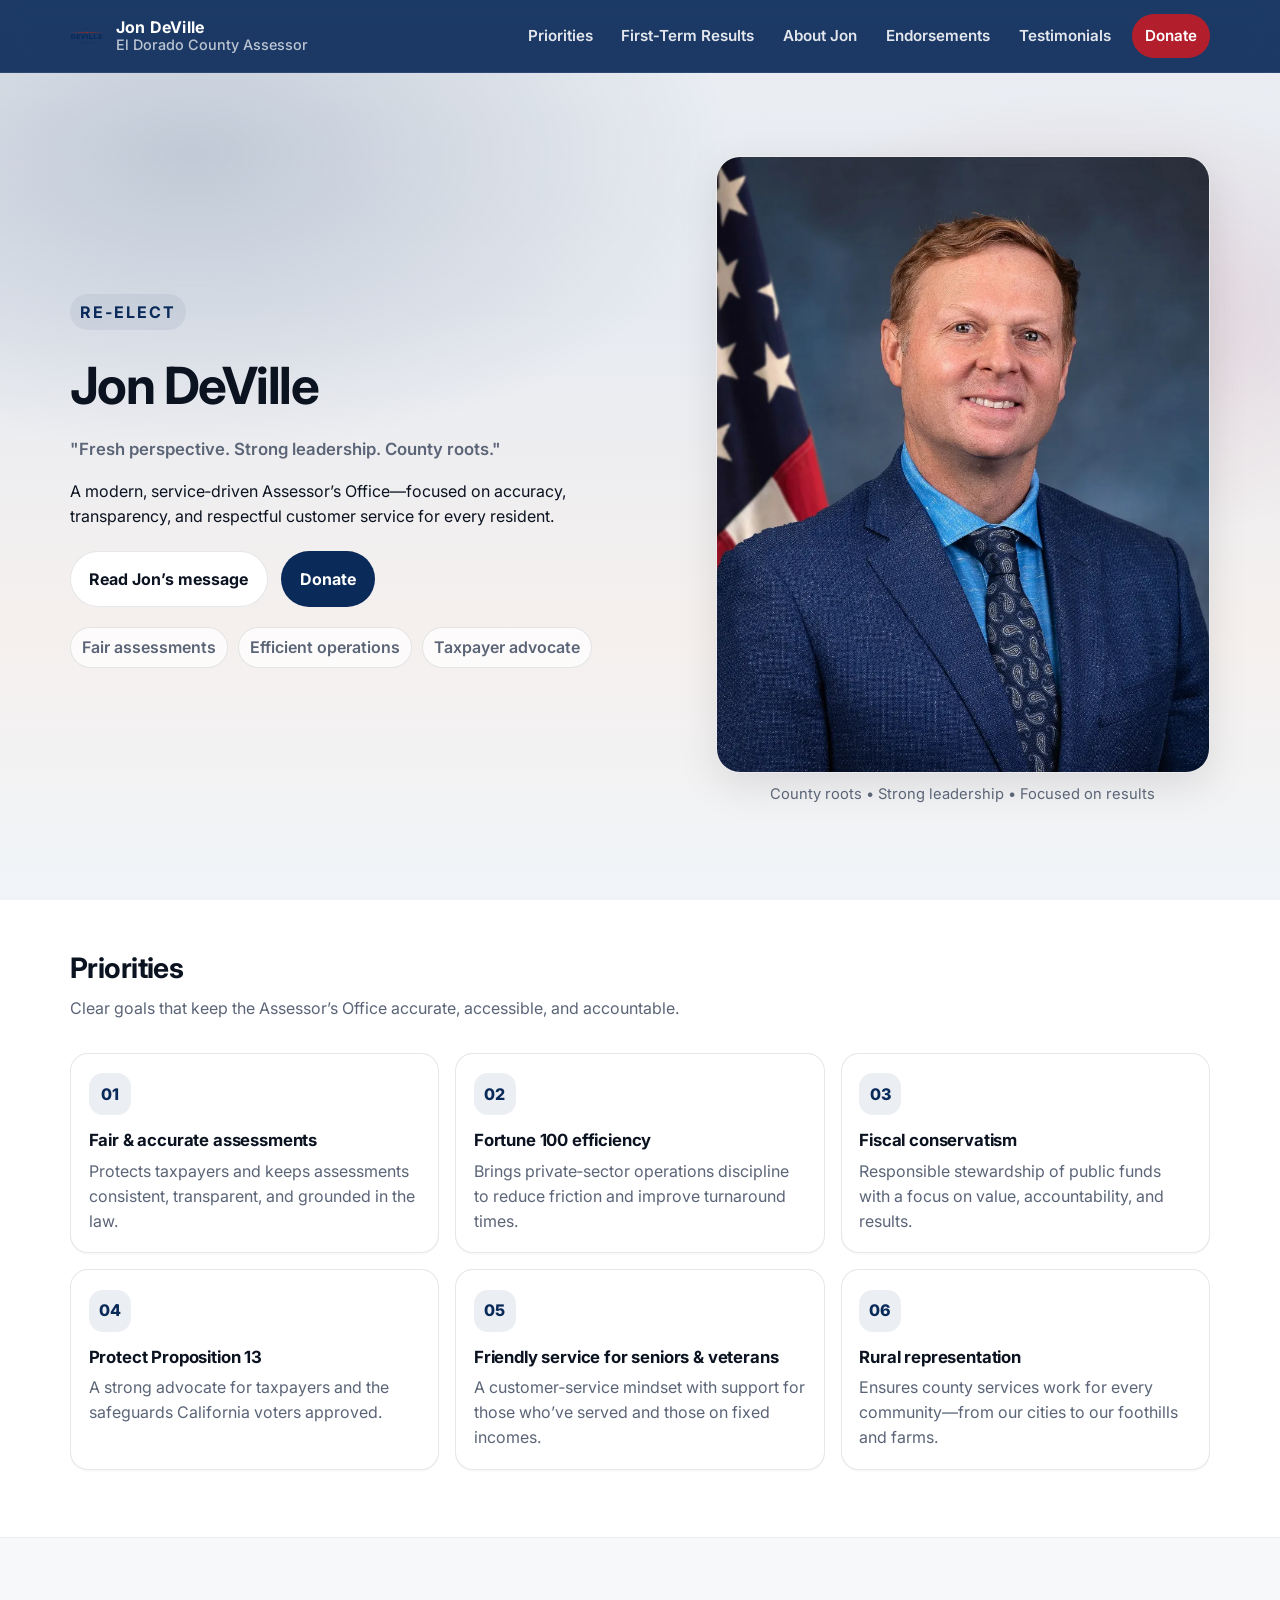
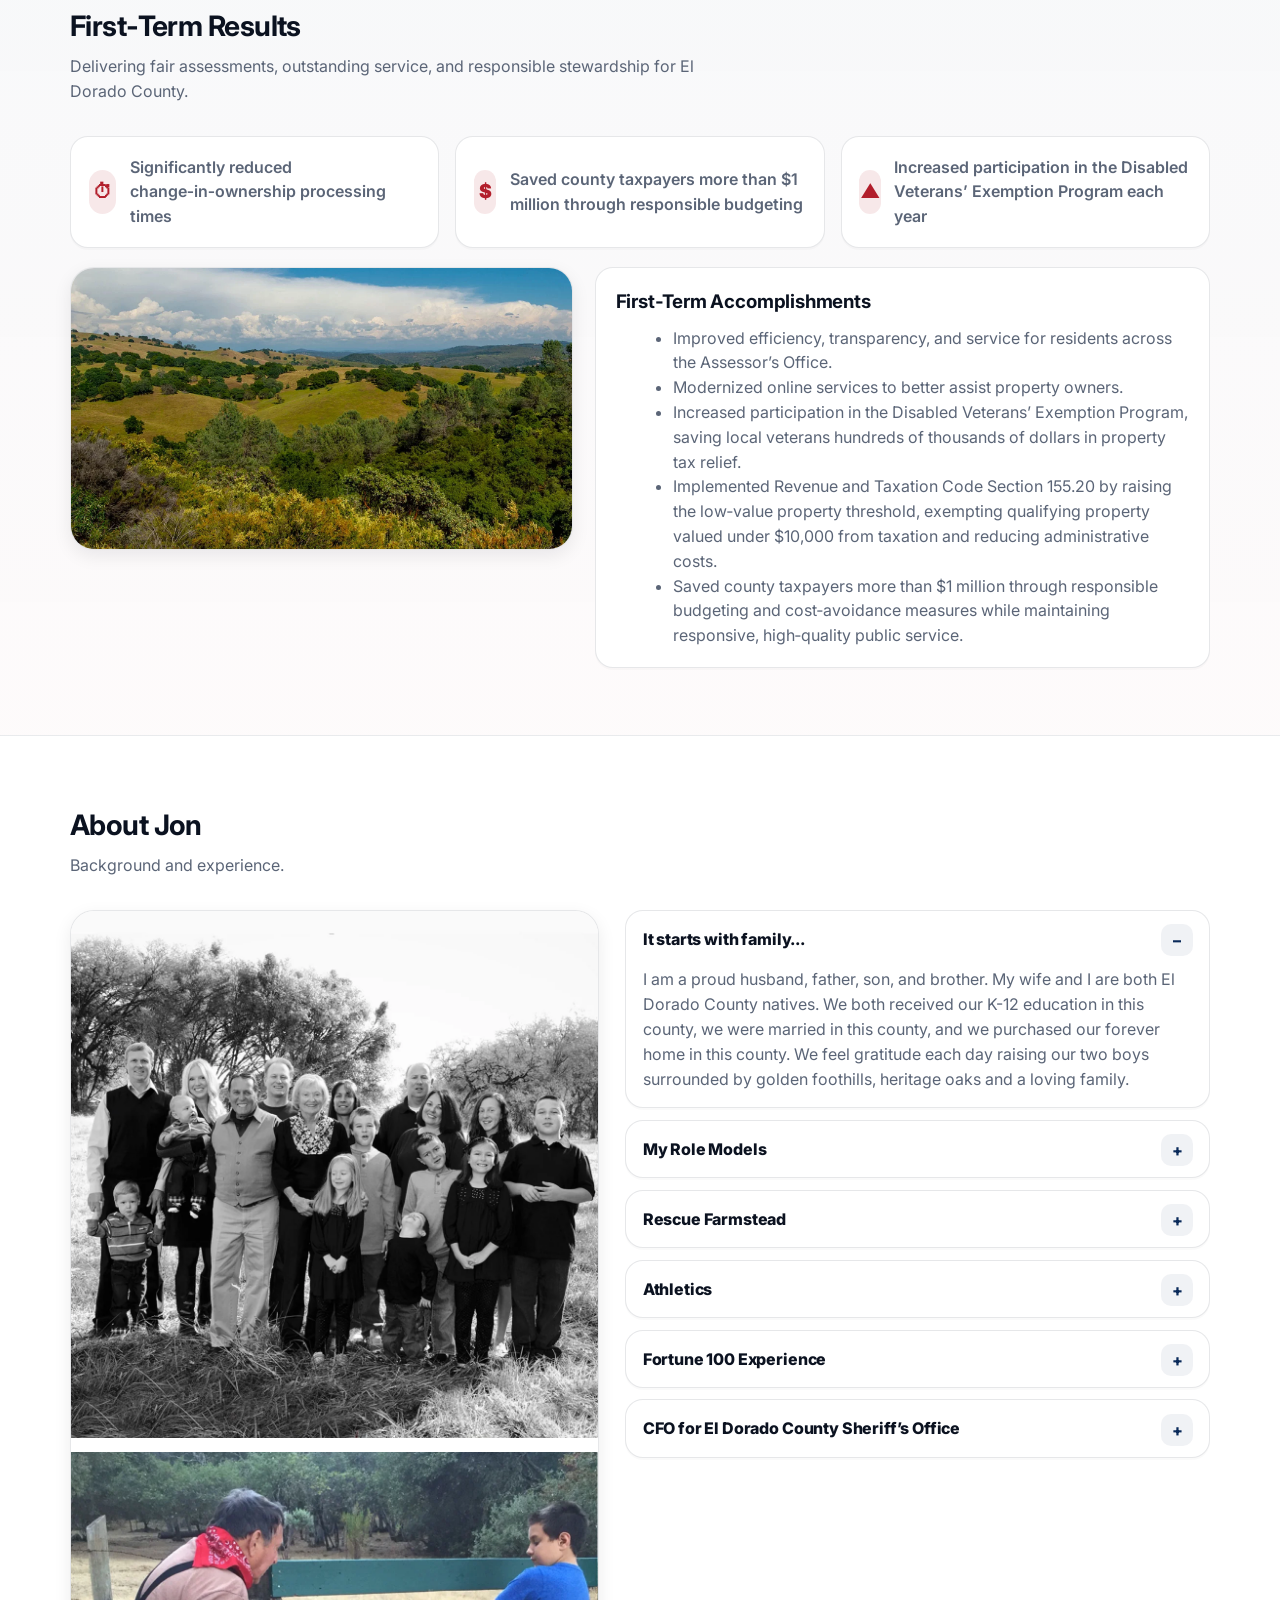
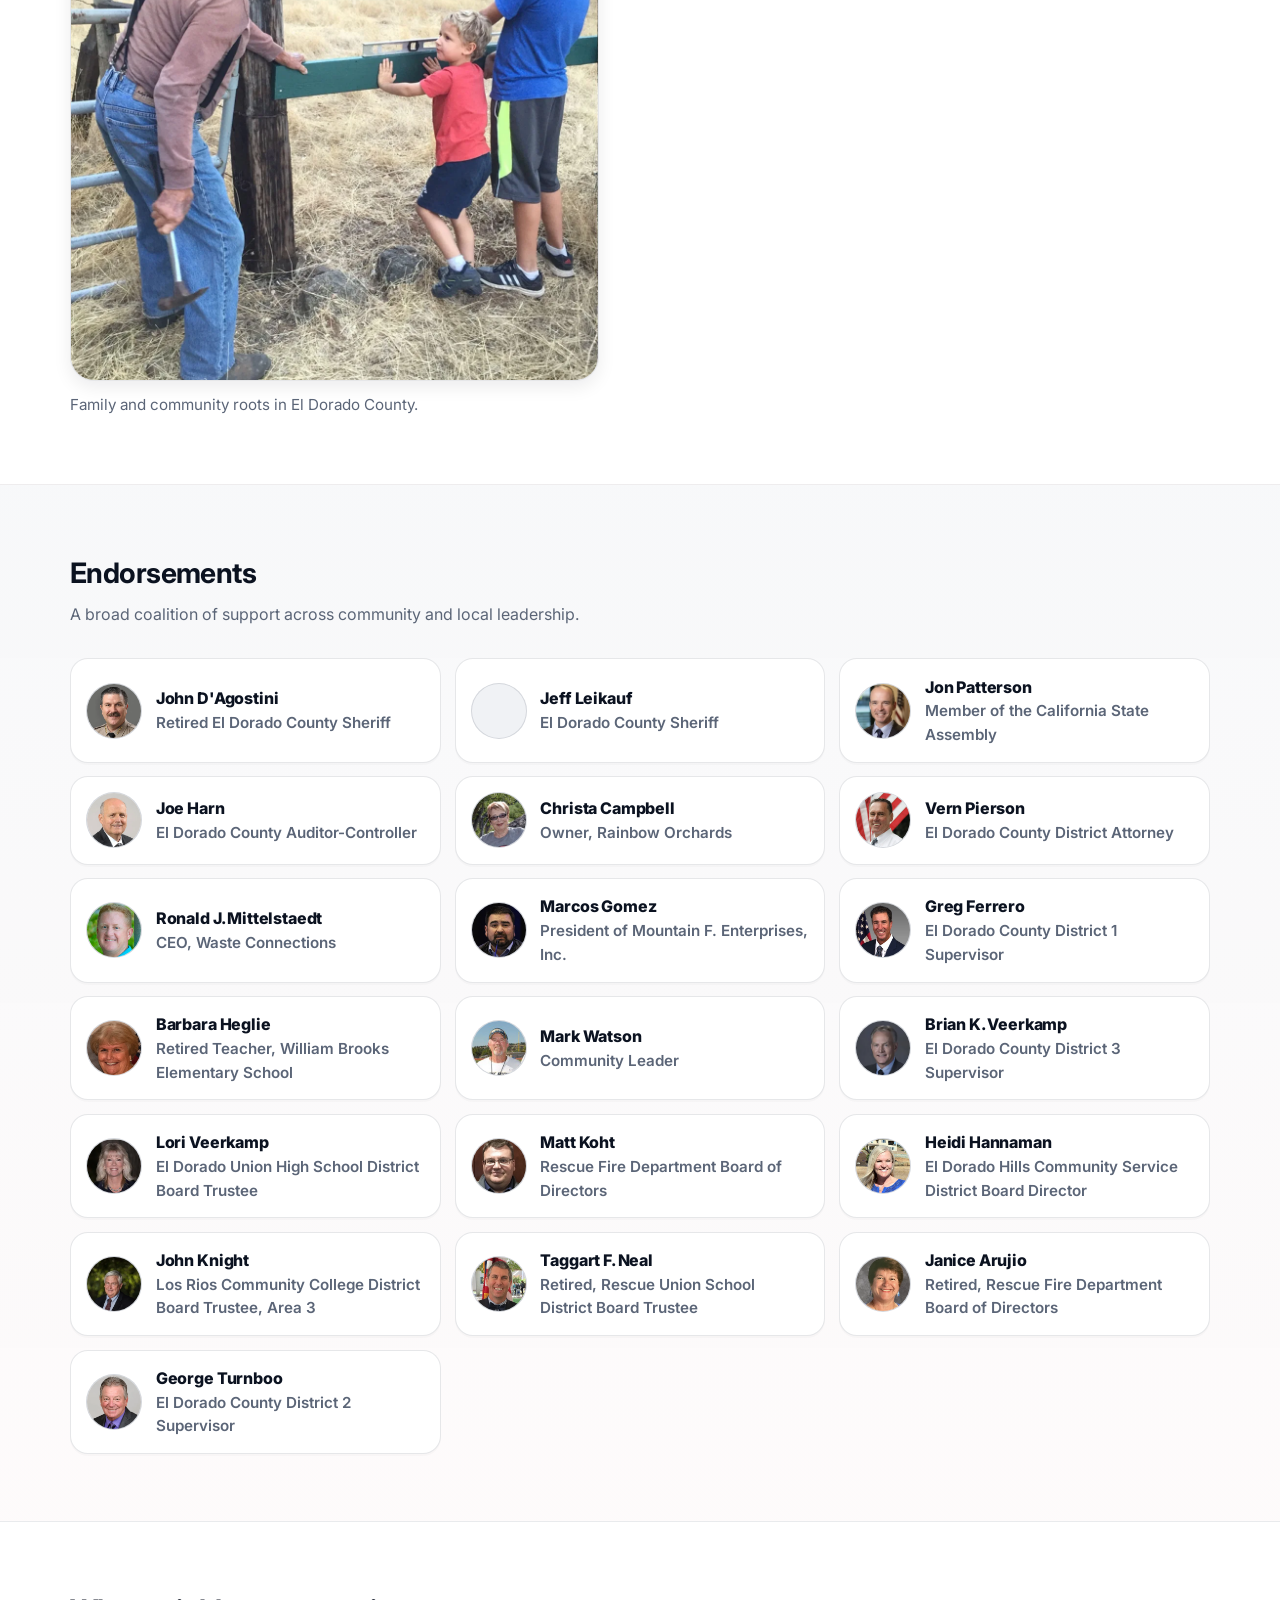
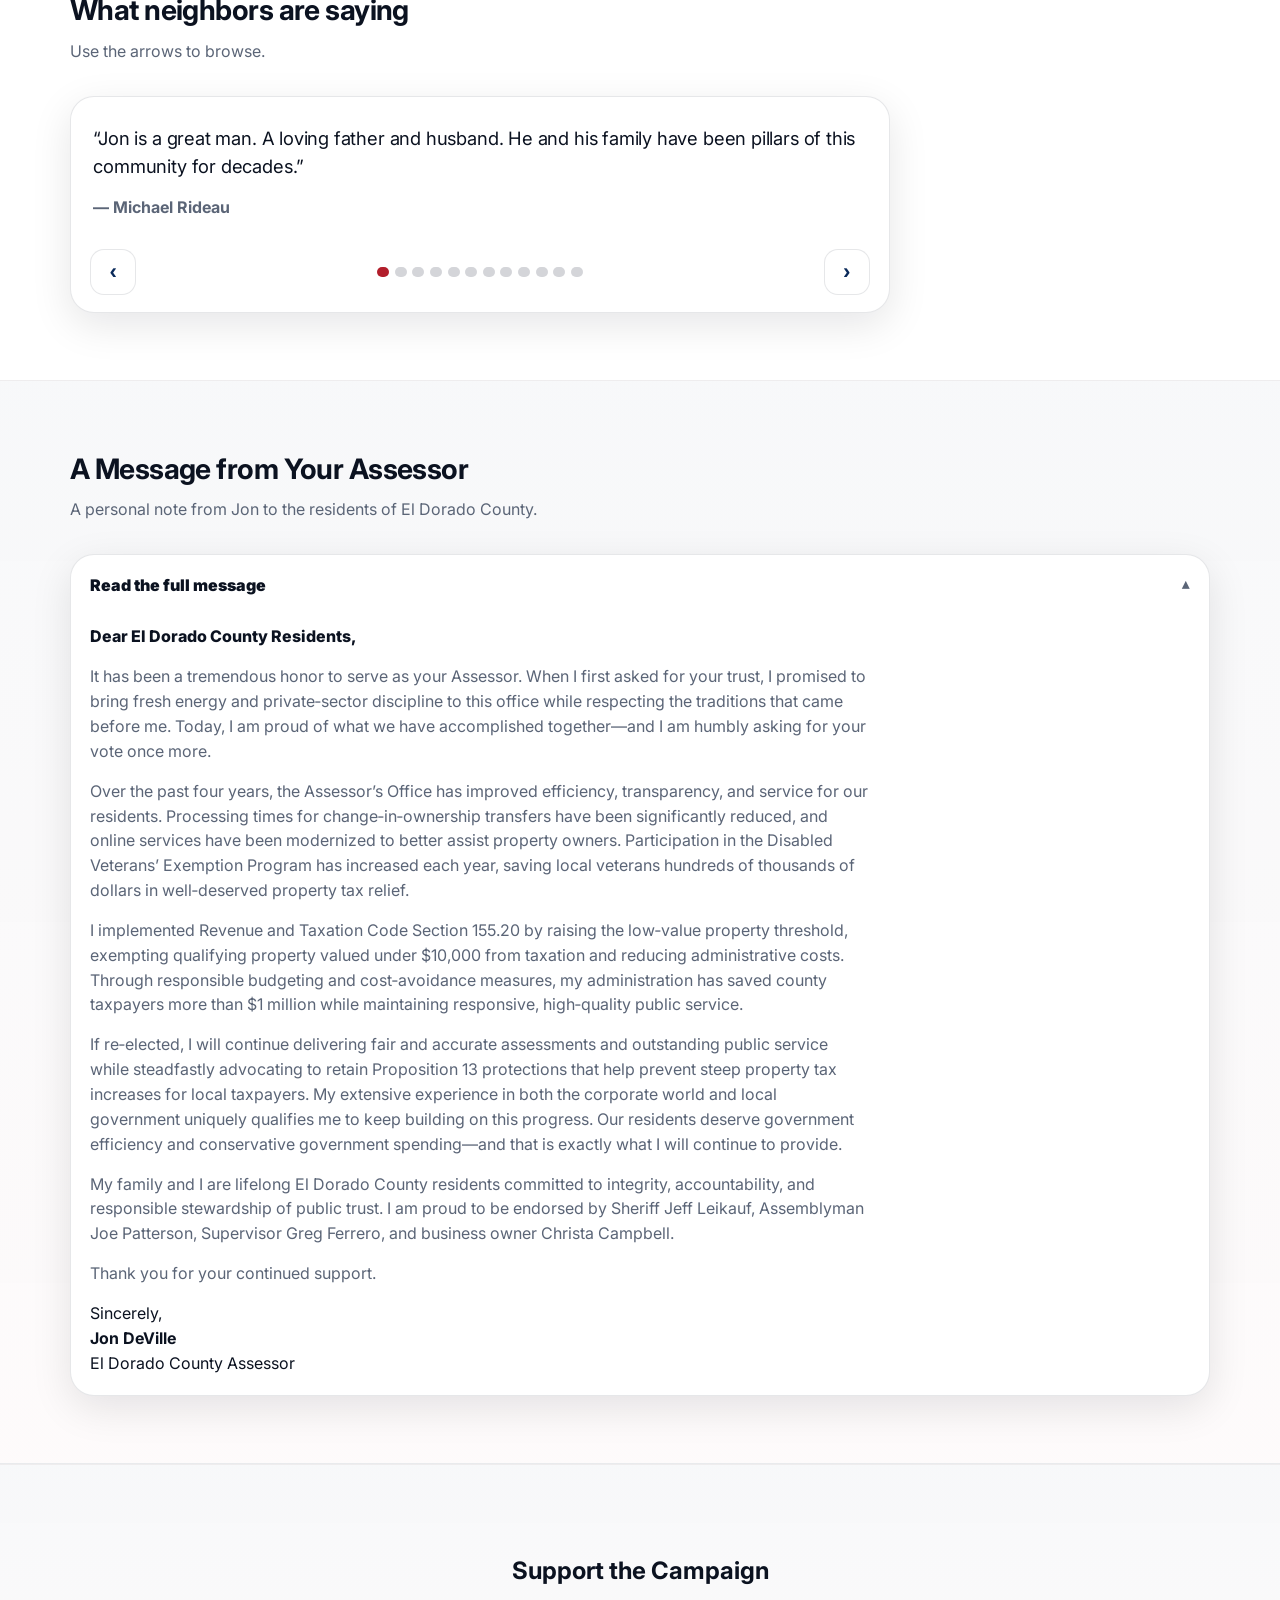
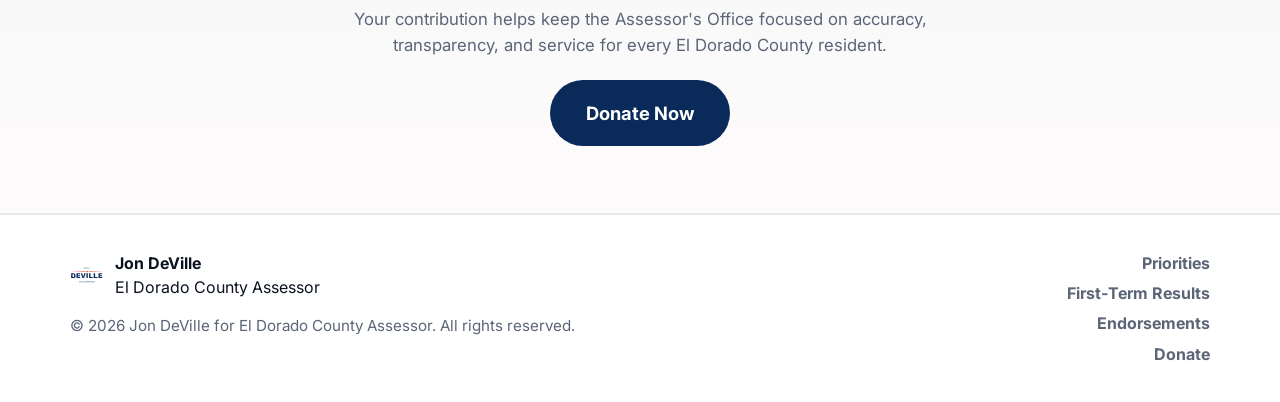
<file: index.html>
<!doctype html>
<html lang="en">
<head>
  <meta charset="utf-8">
  <meta name="viewport" content="width=device-width, initial-scale=1">
  <meta name="color-scheme" content="light only">
  <title>Re‑Elect Jon DeVille for El Dorado County Assessor</title>
  <meta name="description" content="Official campaign website for Jon DeVille, El Dorado County Assessor. Learn about priorities, first‑term focus, endorsements, and how to get involved.">

  <meta property="og:title" content="Re‑Elect Jon DeVille for El Dorado County Assessor">
  <meta property="og:description" content="Priorities, results, endorsements, and ways to get involved.">
  <meta property="og:type" content="website">
  <meta property="og:image" content="assets/img/jon-hero.jpg">

  <link rel="icon" href="assets/img/logo.svg" type="image/svg+xml">
  <link rel="preconnect" href="https://fonts.googleapis.com">
  <link rel="preconnect" href="https://fonts.gstatic.com" crossorigin>
  <link href="https://fonts.googleapis.com/css2?family=Inter:wght@400;500;600;700&display=swap" rel="stylesheet">
  <link rel="stylesheet" href="assets/css/styles.css">
</head>
<body>
  <a class="skip" href="#main">Skip to content</a>

  <header class="header" data-header>
    <div class="container header__inner">
      <a class="brand" href="#top" aria-label="Home">
        <img class="brand__mark" src="assets/img/logo.svg" alt="" aria-hidden="true">
        <div class="brand__text">
          <span class="brand__name">Jon DeVille</span>
          <span class="brand__sub">El Dorado County Assessor</span>
        </div>
      </a>

      <button class="navbtn" type="button" aria-expanded="false" aria-controls="nav" data-navbtn>
        <span class="navbtn__lines" aria-hidden="true"></span>
        <span class="sr-only">Menu</span>
      </button>

      <nav class="nav" id="nav" data-nav>
        <a href="#priorities">Priorities</a>
        <a href="#results">First‑Term Results</a>
        <a href="#about">About Jon</a>
        <a href="#endorsements">Endorsements</a>
        <a href="#testimonials">Testimonials</a>
        <a href="https://www.efundraisingconnections.com/c/DeVilleforAssessor2026" class="nav__cta" target="_blank" rel="noopener noreferrer" aria-label="Donate (opens in new window)">Donate</a>
      </nav>
    </div>
  </header>

  <main id="main">
    <section class="hero" id="top" aria-label="Campaign hero">
      <div class="hero__bg" aria-hidden="true"></div>
      <div class="container hero__grid">
        <div class="hero__copy">
          <p class="kicker">Re‑Elect</p>
          <h1 class="hero__title">Jon DeVille</h1>
          <p class="hero__tagline">"Fresh perspective. Strong leadership. County roots."</p>
          <p class="hero__lead">
            A modern, service‑driven Assessor’s Office—focused on accuracy, transparency, and respectful customer service for every resident.
          </p>

          <div class="hero__actions">
            <a class="btn btn--primary" href="#get-involved" style="display:none">Volunteer</a>
            <a class="btn btn--ghost" href="#letter">Read Jon’s message</a>
            <a class="btn btn--primary" href="https://www.efundraisingconnections.com/c/DeVilleforAssessor2026" target="_blank" rel="noopener noreferrer" aria-label="Donate (opens in new window)">Donate</a>
          </div>

          <div class="hero__highlights" aria-label="Key priorities">
            <span>Fair assessments</span>
            <span>Efficient operations</span>
            <span>Taxpayer advocate</span>
          </div>
        </div>

        <div class="hero__media">
          <picture>
  <source srcset="assets/img/jon-hero.webp" type="image/webp">
  <img src="assets/img/jon-hero.jpg" alt="Jon DeVille" class="hero__photo" loading="eager" decoding="async" sizes="(max-width: 900px) 92vw, 520px">
</picture>
          <div class="hero__caption">County roots • Strong leadership • Focused on results</div>
        </div>
      </div>
    </section>

    <section class="section" id="priorities" aria-label="Priorities">
      <div class="container">
        <div class="section__head reveal">
          <h2>Priorities</h2>
          <p>Clear goals that keep the Assessor’s Office accurate, accessible, and accountable.</p>
        </div>

        <ul class="grid grid--3 reveal-children">

          <li class="card">
            <div class="card__icon" aria-hidden="true">01</div>
            <h3 class="card__title">Fair &amp; accurate assessments</h3>
            <p class="card__text">Protects taxpayers and keeps assessments consistent, transparent, and grounded in the law.</p>
          </li>

          <li class="card">
            <div class="card__icon" aria-hidden="true">02</div>
            <h3 class="card__title">Fortune 100 efficiency</h3>
            <p class="card__text">Brings private‑sector operations discipline to reduce friction and improve turnaround times.</p>
          </li>

          <li class="card">
            <div class="card__icon" aria-hidden="true">03</div>
            <h3 class="card__title">Fiscal conservatism</h3>
            <p class="card__text">Responsible stewardship of public funds with a focus on value, accountability, and results.</p>
          </li>

          <li class="card">
            <div class="card__icon" aria-hidden="true">04</div>
            <h3 class="card__title">Protect Proposition 13</h3>
            <p class="card__text">A strong advocate for taxpayers and the safeguards California voters approved.</p>
          </li>

          <li class="card">
            <div class="card__icon" aria-hidden="true">05</div>
            <h3 class="card__title">Friendly service for seniors &amp; veterans</h3>
            <p class="card__text">A customer‑service mindset with support for those who’ve served and those on fixed incomes.</p>
          </li>

          <li class="card">
            <div class="card__icon" aria-hidden="true">06</div>
            <h3 class="card__title">Rural representation</h3>
            <p class="card__text">Ensures county services work for every community—from our cities to our foothills and farms.</p>
          </li>
        </ul>
      </div>
    </section>

    <section class="section section--alt" id="results" aria-label="First-term results">
      <div class="container">
        <div class="section__head reveal">
          <h2>First‑Term Results</h2>
          <p>Delivering fair assessments, outstanding service, and responsible stewardship for El Dorado County.</p>
        </div>

        <div class="results">
          <div class="results__cards reveal-children">
            <div class="stat">
              <div class="stat__value">⏱</div>
              <div class="stat__label">Significantly reduced change‑in‑ownership processing times</div>
            </div>
            <div class="stat">
              <div class="stat__value">$</div>
              <div class="stat__label">Saved county taxpayers more than $1 million through responsible budgeting</div>
            </div>
            <div class="stat">
              <div class="stat__value">▲</div>
              <div class="stat__label">Increased participation in the Disabled Veterans’ Exemption Program each year</div>
            </div>
          </div>

          <div class="results__grid reveal">
            <div class="media">
              <picture>
  <source srcset="assets/img/county.webp" type="image/webp">
  <img src="assets/img/county.jpg" alt="El Dorado County foothills landscape" class="media__img" loading="lazy" decoding="async" sizes="(max-width: 700px) 92vw, 560px">
</picture>
            </div>
            <div class="results__bullets">
              <h3>First‑Term Accomplishments</h3>
              <ul class="bullets">
                <li>Improved efficiency, transparency, and service for residents across the Assessor’s Office.</li>
                <li>Modernized online services to better assist property owners.</li>
                <li>Increased participation in the Disabled Veterans’ Exemption Program, saving local veterans hundreds of thousands of dollars in property tax relief.</li>
                <li>Implemented Revenue and Taxation Code Section 155.20 by raising the low‑value property threshold, exempting qualifying property valued under $10,000 from taxation and reducing administrative costs.</li>
                <li>Saved county taxpayers more than $1 million through responsible budgeting and cost‑avoidance measures while maintaining responsive, high‑quality public service.</li>
              </ul>
            </div>
          </div>

        </div>
      </div>
    </section>

    <section class="section" id="about" aria-label="About Jon DeVille">
      <div class="container">
        <div class="section__head reveal">
          <h2>About Jon</h2>
          <p>Background and experience.</p>
        </div>

        <div class="about reveal">
          <div class="about__media">
            <div class="media media--stack">
              <picture>
  <source srcset="assets/img/family.webp" type="image/webp">
  <img src="assets/img/family.jpg" alt="Jon DeVille with family" class="media__img" loading="lazy" decoding="async" sizes="(max-width: 700px) 92vw, 560px">
</picture>
              <picture>
  <source srcset="assets/img/farm.webp" type="image/webp">
  <img src="assets/img/farm.jpg" alt="Rescue farmstead in El Dorado County" class="media__img" loading="lazy" decoding="async" sizes="(max-width: 700px) 92vw, 560px">
</picture>
            </div>
            <p class="caption">Family and community roots in El Dorado County.</p>
          </div>

          <div class="about__content">
            <div class="accordion" role="region" aria-label="Biography highlights">

        <details class="accordion__item" open>
          <summary class="accordion__summary">It starts with family...</summary>
          <div class="accordion__panel">
            <p>I am a proud husband, father, son, and brother. My wife and I are both El Dorado County natives. We both received our K-12 education in this county, we were married in this county, and we purchased our forever home in this county. We feel gratitude each day raising our two boys surrounded by golden foothills, heritage oaks and a loving family.</p>
          </div>
        </details>

        <details class="accordion__item">
          <summary class="accordion__summary">My Role Models</summary>
          <div class="accordion__panel">
            <p>My parents were lifelong educators who dedicated their lives to serving young people in El Dorado County. My mother, Linda, taught special education at Herbert Green Middle School. My father, Tony Sr., (known as Mr. D by his students) was a principal at various schools in the Rescue Union School District for over 45 years. His legacy is honored at Marina Village Middle School with a building that bears his name.</p>
          </div>
        </details>

        <details class="accordion__item">
          <summary class="accordion__summary">Rescue Farmstead</summary>
          <div class="accordion__panel">
            <p>I grew up in Rescue on a thirty-acre farmstead with my parents and two older brothers, Greg and Tony Jr. We raised cows, chickens, pigs, and dogs. Our family spent many happy years crammed into a double-wide mobile home until my parents could afford to build their dream home on the property. Three generations of DeVilles have enjoyed living on our family property.</p>
          </div>
        </details>

        <details class="accordion__item">
          <summary class="accordion__summary">Athletics</summary>
          <div class="accordion__panel">
            <p>Growing up on acreage taught me about discipline, hard work, and competition. Those values shaped me as an athlete. I played basketball and football at Jackson Elementary, Marina Village Junior High and Oak Ridge High School. I was also fortunate to earn a scholarship and play NCAA football for four seasons. For nearly a decade, I have served our community by coaching a variety of youth sports teams.</p>
          </div>
        </details>

        <details class="accordion__item">
          <summary class="accordion__summary">Fortune 100 Experience</summary>
          <div class="accordion__panel">
            <p>I earned my bachelor&#x27;s degree in Business from Menlo College and my Master of Business Administration degree from San Francisco State University. I began my professional career at Sony Computer Entertainment America (Sony Playstation) in the Procurement and Contracts Unit. I later worked for Oracle Corporation as a Commodity Manager overseeing procurement operations in the United States, Europe, the Americas and Asia.</p>
          </div>
        </details>

        <details class="accordion__item">
          <summary class="accordion__summary">CFO for El Dorado County Sheriff’s Office</summary>
          <div class="accordion__panel">
            <p>For 9.5 years, I served as Chief Fiscal Officer (CFO) for the El Dorado County Sheriff’s Office where we returned over $20 million in fund balance. I am a member of the California State Sheriff’s Association, Government Finance Officers Association, and the Institute for Supply Management.</p>
          </div>
        </details>
            </div>
          </div>
        </div>
      </div>
    </section>

    <section class="section section--alt" id="endorsements" aria-label="Endorsements">
      <div class="container">
        <div class="section__head reveal">
          <h2>Endorsements</h2>
          <p>A broad coalition of support across community and local leadership.</p>
        </div>

        <ul class="endorsements reveal-children" role="list">

      <li class="endorsement">
        <picture class="endorsement__photo">
          <source srcset="assets/img/endorsement-john-dagostini.webp" type="image/webp">
          <img src="assets/img/endorsement-john-dagostini.jpg" alt="John D'Agostini" loading="lazy" decoding="async">
        </picture>
        <div class="endorsement__meta">
          <div class="endorsement__name">John D'Agostini</div>
          <div class="endorsement__title">Retired El Dorado County Sheriff</div>
        </div>
      </li>

      <li class="endorsement">
        <picture class="endorsement__photo">
          <source srcset="assets/img/endorsement-jeff-leikauf.webp" type="image/webp">
          <img src="assets/img/endorsement-jeff-leikauf.jpg" alt="Jeff Leikauf" loading="lazy" decoding="async">
        </picture>
        <div class="endorsement__meta">
          <div class="endorsement__name">Jeff Leikauf</div>
          <div class="endorsement__title">El Dorado County Sheriff</div>
        </div>
      </li>

      <li class="endorsement">
        <picture class="endorsement__photo">
          <source srcset="assets/img/endorsement-jon-patterson.webp" type="image/webp">
          <img src="assets/img/endorsement-jon-patterson.jpg" alt="Jon Patterson" loading="lazy" decoding="async">
        </picture>
        <div class="endorsement__meta">
          <div class="endorsement__name">Jon Patterson</div>
          <div class="endorsement__title">Member of the California State Assembly</div>
        </div>
      </li>

      <li class="endorsement">
        <picture class="endorsement__photo">
          <source srcset="assets/img/endorsement-joe-harn.webp" type="image/webp">
          <img src="assets/img/endorsement-joe-harn.jpg" alt="Joe Harn" loading="lazy" decoding="async">
        </picture>
        <div class="endorsement__meta">
          <div class="endorsement__name">Joe Harn</div>
          <div class="endorsement__title">El Dorado County Auditor-Controller</div>
        </div>
      </li>

      <li class="endorsement">
        <picture class="endorsement__photo">
          <source srcset="assets/img/endorsement-christa-campbell.webp" type="image/webp">
          <img src="assets/img/endorsement-christa-campbell.jpg" alt="Christa Campbell" loading="lazy" decoding="async">
        </picture>
        <div class="endorsement__meta">
          <div class="endorsement__name">Christa Campbell</div>
          <div class="endorsement__title">Owner, Rainbow Orchards</div>
        </div>
      </li>

      <li class="endorsement">
        <picture class="endorsement__photo">
          <source srcset="assets/img/endorsement-vern-pierson.webp" type="image/webp">
          <img src="assets/img/endorsement-vern-pierson.jpg" alt="Vern Pierson" loading="lazy" decoding="async">
        </picture>
        <div class="endorsement__meta">
          <div class="endorsement__name">Vern Pierson</div>
          <div class="endorsement__title">El Dorado County District Attorney</div>
        </div>
      </li>

      <li class="endorsement">
        <picture class="endorsement__photo">
          <source srcset="assets/img/endorsement-ronald-j-mittelstaedt.webp" type="image/webp">
          <img src="assets/img/endorsement-ronald-j-mittelstaedt.jpg" alt="Ronald J. Mittelstaedt" loading="lazy" decoding="async">
        </picture>
        <div class="endorsement__meta">
          <div class="endorsement__name">Ronald J. Mittelstaedt</div>
          <div class="endorsement__title">CEO, Waste Connections</div>
        </div>
      </li>


      <li class="endorsement">
        <picture class="endorsement__photo">
          <source srcset="assets/img/endorsement-marcos-gomez.webp" type="image/webp">
          <img src="assets/img/endorsement-marcos-gomez.jpg" alt="Marcos Gomez" loading="lazy" decoding="async">
        </picture>
        <div class="endorsement__meta">
          <div class="endorsement__name">Marcos Gomez</div>
          <div class="endorsement__title">President of Mountain F. Enterprises, Inc.</div>
        </div>
      </li>

      <li class="endorsement">
        <picture class="endorsement__photo">
          <source srcset="assets/img/endorsement-greg-ferrero.webp" type="image/webp">
          <img src="assets/img/endorsement-greg-ferrero.jpg" alt="Greg Ferrero" loading="lazy" decoding="async">
        </picture>
        <div class="endorsement__meta">
          <div class="endorsement__name">Greg Ferrero</div>
          <div class="endorsement__title">El Dorado County District 1 Supervisor</div>
        </div>
      </li>

      <li class="endorsement">
        <picture class="endorsement__photo">
          <source srcset="assets/img/endorsement-barbara-heglie.webp" type="image/webp">
          <img src="assets/img/endorsement-barbara-heglie.jpg" alt="Barbara Heglie" loading="lazy" decoding="async">
        </picture>
        <div class="endorsement__meta">
          <div class="endorsement__name">Barbara Heglie</div>
          <div class="endorsement__title">Retired Teacher, William Brooks Elementary School</div>
        </div>
      </li>

      <li class="endorsement">
        <picture class="endorsement__photo">
          <source srcset="assets/img/endorsement-mark-watson.webp" type="image/webp">
          <img src="assets/img/endorsement-mark-watson.jpg" alt="Mark Watson" loading="lazy" decoding="async">
        </picture>
        <div class="endorsement__meta">
          <div class="endorsement__name">Mark Watson</div>
          <div class="endorsement__title">Community Leader</div>
        </div>
      </li>

      <li class="endorsement">
        <picture class="endorsement__photo">
          <source srcset="assets/img/endorsement-brian-k-veerkamp.webp" type="image/webp">
          <img src="assets/img/endorsement-brian-k-veerkamp.jpg" alt="Brian K. Veerkamp" loading="lazy" decoding="async">
        </picture>
        <div class="endorsement__meta">
          <div class="endorsement__name">Brian K. Veerkamp</div>
          <div class="endorsement__title">El Dorado County District 3 Supervisor</div>
        </div>
      </li>

      <li class="endorsement">
        <picture class="endorsement__photo">
          <source srcset="assets/img/endorsement-lori-veerkamp.webp" type="image/webp">
          <img src="assets/img/endorsement-lori-veerkamp.jpg" alt="Lori Veerkamp" loading="lazy" decoding="async">
        </picture>
        <div class="endorsement__meta">
          <div class="endorsement__name">Lori Veerkamp</div>
          <div class="endorsement__title">El Dorado Union High School District Board Trustee</div>
        </div>
      </li>

      <li class="endorsement">
        <picture class="endorsement__photo">
          <source srcset="assets/img/endorsement-matt-koht.webp" type="image/webp">
          <img src="assets/img/endorsement-matt-koht.jpg" alt="Matt Koht" loading="lazy" decoding="async">
        </picture>
        <div class="endorsement__meta">
          <div class="endorsement__name">Matt Koht</div>
          <div class="endorsement__title">Rescue Fire Department Board of Directors</div>
        </div>
      </li>

      <li class="endorsement">
        <picture class="endorsement__photo">
          <source srcset="assets/img/endorsement-heidi-hannaman.webp" type="image/webp">
          <img src="assets/img/endorsement-heidi-hannaman.jpg" alt="Heidi Hannaman" loading="lazy" decoding="async">
        </picture>
        <div class="endorsement__meta">
          <div class="endorsement__name">Heidi Hannaman</div>
          <div class="endorsement__title">El Dorado Hills Community Service District Board Director</div>
        </div>
      </li>

      <li class="endorsement">
        <picture class="endorsement__photo">
          <source srcset="assets/img/endorsement-john-knight.webp" type="image/webp">
          <img src="assets/img/endorsement-john-knight.jpg" alt="John Knight" loading="lazy" decoding="async">
        </picture>
        <div class="endorsement__meta">
          <div class="endorsement__name">John Knight</div>
          <div class="endorsement__title">Los Rios Community College District Board Trustee, Area 3</div>
        </div>
      </li>

      <li class="endorsement">
        <picture class="endorsement__photo">
          <source srcset="assets/img/endorsement-tagg-neal.webp" type="image/webp">
          <img src="assets/img/endorsement-tagg-neal.jpg" alt="Taggart F. Neal" loading="lazy" decoding="async">
        </picture>
        <div class="endorsement__meta">
          <div class="endorsement__name">Taggart F. Neal</div>
          <div class="endorsement__title">Retired, Rescue Union School District Board Trustee</div>
        </div>
      </li>


      <li class="endorsement">
        <picture class="endorsement__photo">
          <source srcset="assets/img/endorsement-janice-arujio.webp" type="image/webp">
          <img src="assets/img/endorsement-janice-arujio.jpg" alt="Janice Arujio" loading="lazy" decoding="async">
        </picture>
        <div class="endorsement__meta">
          <div class="endorsement__name">Janice Arujio</div>
          <div class="endorsement__title">Retired, Rescue Fire Department Board of Directors</div>
        </div>
      </li>

      <li class="endorsement">
        <picture class="endorsement__photo">
          <source srcset="assets/img/endorsement-george-turnboo.webp" type="image/webp">
          <img src="assets/img/endorsement-george-turnboo.jpg" alt="George Turnboo" loading="lazy" decoding="async">
        </picture>
        <div class="endorsement__meta">
          <div class="endorsement__name">George Turnboo</div>
          <div class="endorsement__title">El Dorado County District 2 Supervisor</div>
        </div>
      </li>
        </ul>

      </div>
    </section>

    <section class="section" id="testimonials" aria-label="Testimonials">
      <div class="container">
        <div class="section__head reveal">
          <h2>What neighbors are saying</h2>
          <p>Use the arrows to browse.</p>
        </div>

        <div class="carousel reveal" data-carousel>
          <div class="carousel__card" aria-live="polite" aria-atomic="true">
            <p class="quote" data-quote></p>
            <p class="quote__by">— <span data-author></span></p>
          </div>

          <div class="carousel__controls">
            <button class="iconbtn" type="button" data-prev aria-label="Previous testimonial">‹</button>
            <div class="dots" data-dots aria-label="Testimonial position"></div>
            <button class="iconbtn" type="button" data-next aria-label="Next testimonial">›</button>
          </div>
        </div>
      </div>
    </section>

    <section class="section section--alt" id="letter" aria-label="A message from your Assessor">
      <div class="container">
        <div class="section__head reveal">
          <h2>A Message from Your Assessor</h2>
          <p>A personal note from Jon to the residents of El Dorado County.</p>
        </div>

        <details class="letterbox reveal" open>
          <summary class="letterbox__summary">Read the full message</summary>
          <div class="letterbox__body">
<div class="letter">
          <p class="letter__greeting">Dear El Dorado County Residents,</p>
          <p>It has been a tremendous honor to serve as your Assessor. When I first asked for your trust, I promised to bring fresh energy and private‑sector discipline to this office while respecting the traditions that came before me. Today, I am proud of what we have accomplished together—and I am humbly asking for your vote once more.</p>
          <p>Over the past four years, the Assessor’s Office has improved efficiency, transparency, and service for our residents. Processing times for change‑in‑ownership transfers have been significantly reduced, and online services have been modernized to better assist property owners. Participation in the Disabled Veterans’ Exemption Program has increased each year, saving local veterans hundreds of thousands of dollars in well‑deserved property tax relief.</p>
          <p>I implemented Revenue and Taxation Code Section 155.20 by raising the low‑value property threshold, exempting qualifying property valued under $10,000 from taxation and reducing administrative costs. Through responsible budgeting and cost‑avoidance measures, my administration has saved county taxpayers more than $1 million while maintaining responsive, high‑quality public service.</p>
          <p>If re‑elected, I will continue delivering fair and accurate assessments and outstanding public service while steadfastly advocating to retain Proposition 13 protections that help prevent steep property tax increases for local taxpayers. My extensive experience in both the corporate world and local government uniquely qualifies me to keep building on this progress. Our residents deserve government efficiency and conservative government spending—and that is exactly what I will continue to provide.</p>
          <p>My family and I are lifelong El Dorado County residents committed to integrity, accountability, and responsible stewardship of public trust. I am proud to be endorsed by Sheriff Jeff Leikauf, Assemblyman Joe Patterson, Supervisor Greg Ferrero, and business owner Christa Campbell.</p>
          <p>Thank you for your continued support.</p>
          <p class="letter__signoff">Sincerely,<br><strong>Jon DeVille</strong><br>El Dorado County Assessor</p>
        </div>
          </div>
        </details>
      </div>
    </section>

    <section class="section section--alt donate-banner" id="donate" aria-label="Support the campaign">
      <div class="container donate-banner__inner reveal">
        <h2>Support the Campaign</h2>
        <p>Your contribution helps keep the Assessor's Office focused on accuracy, transparency, and service for every El Dorado County resident.</p>
        <a class="btn btn--primary btn--lg" href="https://www.efundraisingconnections.com/c/DeVilleforAssessor2026" target="_blank" rel="noopener noreferrer" aria-label="Donate Now (opens in new window)">Donate Now</a>
      </div>
    </section>

    <section class="section" id="get-involved" aria-label="Get involved" style="display:none">
      <div class="container">
        <div class="cta">
          <div class="cta__copy">
            <h2>Get involved</h2>
            <p>
              Volunteer, host a neighborhood meet‑and‑greet, or help spread the word.
            </p>
            <ul class="bullets">
              <li>Knock doors or make calls</li>
              <li>Help with events</li>
              <li>Request a yard sign</li>
            </ul>
          </div>

          <form class="form" id="volunteer-form" data-form>
            <label>
              <span>Name</span>
              <input name="name" autocomplete="name" required>
            </label>
            <label>
              <span>Email</span>
              <input name="email" type="email" autocomplete="email" required>
            </label>
            <label>
              <span>How would you like to help?</span>
              <textarea name="message" rows="4" placeholder="Ex: events, phone calls, social media, signs…" required></textarea>
            </label>
            <button class="btn btn--primary" type="submit">Send</button>
          </form>
        </div>
      </div>
    </section>
  </main>

  <footer class="footer">
    <div class="container footer__grid">
      <div>
        <div class="footer__brand">
          <img src="assets/img/logo.svg" alt="" aria-hidden="true">
          <div>
            <strong>Jon DeVille</strong><br>
            El Dorado County Assessor
          </div>
        </div>
        <p class="footer__small">© 2026 Jon DeVille for El Dorado County Assessor. All rights reserved.</p>
      </div>
      <div class="footer__links">
        <a href="#priorities">Priorities</a>
        <a href="#results">First‑Term Results</a>
        <a href="#endorsements">Endorsements</a>
        <a href="https://www.efundraisingconnections.com/c/DeVilleforAssessor2026" target="_blank" rel="noopener noreferrer" aria-label="Donate (opens in new window)">Donate</a>
      </div>
    </div>
  </footer>

  <script>
    // Testimonials sourced from the archived first‑term campaign site.
    window.__TESTIMONIALS__ = [{"quote": "Jon is a great man. A loving father and husband. He and his family have been pillars of this community for decades.", "author": "Michael Rideau"}, {"quote": "I have worked closely with Jon in the past. He will always make sure the job gets done and gets done right!", "author": "Timothy Blumenthal"}, {"quote": "No family has been more committed to El Dorado county than the Devilles. Jon has the experience and the character for the job, vote for Jon!", "author": "Steve Worth"}, {"quote": "Born and raised in EDC like me. He’s got my vote!", "author": "Debi Worth"}, {"quote": "Jon has always worked hard for the citizens of El Dorado County, he’s the most honest and trustworthy man I know.", "author": "Pete Van Arnum"}, {"quote": "I can’t think of a better man for the job.", "author": "Tyler Davidson"}, {"quote": "I believe Jon DeVille will bring a fresh perspective and vibrancy as our County Assessor. He has my full support!", "author": "Shari DeVille"}, {"quote": "I welcome the fresh perspective Jon will bring to the office of Assessor!", "author": "Paula Sanderson"}, {"quote": "I have known Jon for many years. He has the skills, experience, and demeanor to represent the interest of El Dorado County as the Assessor.", "author": "James Frazee, Ph.D."}, {"quote": "I can personally attest to Jon’s love of El Dorado County. Jon has a proven track record of success with his management of the finances for the Sheriff. Jon’s commitment to community is further evident through his involvement with youth sports. I wholeheartedly support Jon Deville in his pursuit of EDC Assessor!", "author": "Brandon Hannaman"}, {"quote": "Jon has laser focus with the ability to be creative, innovative, and solution minded.", "author": "Steven Steichen"}, {"quote": "Jon is committed to the future of our community. I have had the pleasure of coaching against him and with him in youth sports for several years. He’s a true leader and will serve with integrity.", "author": "Michael Visconti"}, {"quote": "Jon gets the job done!", "author": "Jason Wong"}, {"quote": "Jon is a high quality individual and has nothing but integrity and intelligence!", "author": "Bill Campbell"}, {"quote": "I endorse Jon DeVille.", "author": "Alexis Moore, Esq"}, {"quote": "Financial chops and a straight shooter, Jon DeVille is a perfect fit for the office of Assessor.", "author": "Cris Alarcon"}, {"quote": "Best person for the job.", "author": "Barbara Raines"}, {"quote": "Jon is a man of integrity who knows where every coin is in a $70 million dollar budget. I'm proud to support him.", "author": "Michael Seligsohn"}, {"quote": "A genuine respect for others, strong work ethic and commitment to serve his community make Jon DeVille the most reliable choice to be El Dorado County's next Assessor.", "author": "Ray Trotta"}, {"quote": "I have known Jon for over 25 years. He was an outstanding young man and remains an outstanding credit to El Dorado Hills and the County.", "author": "Will Eber"}, {"quote": "Jon’s dedication, commitment, skills, experience, and demeanor make him the most reliable and prudent choice. I fully endorse Jon DeVille for El Dorado County Assessor!", "author": "Jose Martinez"}, {"quote": "Best person for the job.", "author": "Marty Hackett"}, {"quote": "I have known John and his family for many years and completely trust and have faith in his ability to be our county assessor. He has my vote!", "author": "Joanne Magin"}, {"quote": "My wife and I already cast our ballots for Jon. He is a locally raised young man with the character qualities that will make him a great leader.", "author": "Xavier Lerch"}, {"quote": "I have known Jon for over 21 years, and can share that he has my endorsement for this key role in the community and will no doubt approach the role with the highest degree of trust, integrity and excellence needed to fulfill the duty.", "author": "Kirk Maloney"}, {"quote": "We have known the DeVille family for 46 years. The entire family is instilled with integrity, honesty, and dedication to our schools and El Dorado County. We believe that Jon DeVille is the best candidate for being the Assessor of El Dorado County.", "author": "Steve and Candace Arendt"}, {"quote": "I have known and worked with Jon both at the Sheriff’s Office and with him on projects while working at the District Attorney's Office. Jon is very loyal and committed to the County and its citizens. He is hard working and he has been a large part of the success of the Sheriff’s Office for many years.", "author": "Jeff Dreher"}];
  </script>
  <script src="assets/js/main.js"></script>
</body>
</html>
</file>
<file: assets/css/styles.css>
/* 
  Re‑Elect Jon DeVille — Campaign Website
  Design goals: modern, clean, professional, accessible, lightweight.
*/

:root{
  --bg: #ffffff;
  --ink: #0b1220;
  --muted: #5b6577;
  --border: rgba(15, 23, 42, .10);
  --shadow: 0 12px 40px rgba(2, 6, 23, .10);
  --shadow-sm: 0 6px 18px rgba(2, 6, 23, .08);
  --primary: #0a2a5a; /* navy */
  --primary-ink: #ffffff;
  --accent: #b21e2b;  /* deep red */
  --accent-soft: rgba(178,30,43,.10);
  --radius: 18px;
  --radius-sm: 12px;
  --max: 1140px;
}

*{ box-sizing: border-box; }
html{ scroll-behavior: smooth; }
@media (prefers-reduced-motion: reduce){
  html{ scroll-behavior: auto; }
  *{ animation: none !important; transition: none !important; }
}

body{
  margin: 0;
  font-family: Inter, system-ui, -apple-system, Segoe UI, Roboto, Arial, sans-serif;
  color: var(--ink);
  background: linear-gradient(180deg, #f0f4f8 0%, #e8ecf2 35%, #f5f0ee 70%, #f0f4f8 100%);
  background-attachment: fixed;
  line-height: 1.55;
}

img{ max-width: 100%; height: auto; display: block; }

.container{
  width: min(var(--max), calc(100% - 2.2rem));
  margin: 0 auto;
}

.sr-only{
  position: absolute;
  width: 1px;
  height: 1px;
  padding: 0;
  margin: -1px;
  overflow: hidden;
  clip: rect(0,0,0,0);
  white-space: nowrap;
  border: 0;
}

.skip{
  position: absolute;
  left: 1rem;
  top: 1rem;
  padding: .7rem .9rem;
  border-radius: 999px;
  background: var(--ink);
  color: #fff;
  text-decoration: none;
  transform: translateY(-160%);
  transition: transform .2s ease;
  z-index: 999;
}
.skip:focus{ transform: translateY(0); }

.header{
  position: sticky;
  top: 0;
  z-index: 50;
  background: rgba(10, 42, 90, .92);
  backdrop-filter: blur(12px);
  border-bottom: 1px solid rgba(255,255,255,.08);
}

.header__inner{
  display: flex;
  align-items: center;
  justify-content: space-between;
  padding: .85rem 0;
  gap: 1rem;
}

.brand{
  display: flex;
  align-items: center;
  gap: .75rem;
  text-decoration: none;
  color: #ffffff;
  min-width: 240px;
}
.brand__mark{
  width: 34px;
  height: 34px;
}
.brand__text{ display: grid; line-height: 1.1; }
.brand__name{ font-weight: 700; letter-spacing: .2px; }
.brand__sub{ font-size: .9rem; color: rgba(255,255,255,.7); font-weight: 500; }

.nav{
  display: flex;
  align-items: center;
  gap: .2rem;
}
.nav a{
  text-decoration: none;
  color: rgba(255,255,255,.88);
  font-weight: 600;
  font-size: .95rem;
  padding: .65rem .8rem;
  border-radius: 999px;
  transition: background .18s ease, color .18s ease;
}
.nav a:hover{ background: rgba(255,255,255,.12); color: #ffffff; }
.nav__cta{
  margin-left: .35rem;
  background: var(--accent);
  color: #ffffff !important;
  padding: .65rem 1rem;
}
.nav__cta:hover{ background: #9b1924; }

.navbtn{
  display: none;
  width: 44px;
  height: 44px;
  border-radius: 12px;
  border: 1px solid rgba(255,255,255,.18);
  background: rgba(255,255,255,.1);
  cursor: pointer;
}
.navbtn__lines{
  display: block;
  width: 18px;
  height: 2px;
  background: #ffffff;
  margin: 0 auto;
  position: relative;
}
.navbtn__lines::before,
.navbtn__lines::after{
  content: "";
  position: absolute;
  left: 0;
  width: 18px;
  height: 2px;
  background: #ffffff;
}
.navbtn__lines::before{ top: -6px; }
.navbtn__lines::after{ top: 6px; }

@media (max-width: 900px){
  .navbtn{ display: inline-grid; place-items: center; }
  .nav{
    position: absolute;
    right: 1.1rem;
    top: 64px;
    width: min(360px, calc(100% - 2.2rem));
    background: #fff;
    border: 1px solid var(--border);
    border-radius: var(--radius);
    box-shadow: var(--shadow);
    padding: .6rem;
    display: none;
    flex-direction: column;
    align-items: stretch;
    gap: .15rem;
  }
  .nav a{ border-radius: 14px; color: var(--ink); }
  .nav a:hover{ background: rgba(2, 6, 23, .06); color: var(--ink); }
  .nav[data-open="true"]{ display: flex; }
  .nav__cta{ margin-left: 0; text-align: center; color: #fff !important; }
  .nav__cta:hover{ color: #fff !important; }
}

.section{
  padding: 4.2rem 0;
}
@media (max-width: 640px){
  .section{ padding: 2.4rem 0; }
}
.section--alt{
  background: linear-gradient(180deg, rgba(10,42,90,.03), rgba(178,30,43,.02));
  border-top: 1px solid rgba(15, 23, 42, .06);
  border-bottom: 1px solid rgba(15, 23, 42, .06);
}
.section__head{
  margin-bottom: 2rem;
}
.section__head h2{
  margin: 0 0 .35rem 0;
  font-size: clamp(1.6rem, 2.2vw, 2.1rem);
  letter-spacing: -.02em;
}
.section__head p{
  margin: 0;
  color: var(--muted);
  max-width: 68ch;
}

.hero{
  position: relative;
  padding: 5.2rem 0 4.6rem;
  overflow: hidden;
}
.hero__bg{
  position: absolute;
  inset: 0;
  background:
    radial-gradient(900px 500px at 15% 10%, rgba(10,42,90,.18), transparent 60%),
    radial-gradient(700px 420px at 85% 30%, rgba(178,30,43,.12), transparent 55%),
    linear-gradient(180deg, rgba(2,6,23,.02), transparent 45%);
  pointer-events: none;
}
.hero__grid{
  position: relative;
  display: grid;
  grid-template-columns: 1.1fr .9fr;
  align-items: center;
  gap: 2.6rem;
}
@media (max-width: 900px){
  .hero{ padding-top: 4.2rem; }
  .hero__grid{ grid-template-columns: 1fr; }
}
@media (max-width: 640px){
  .hero{ padding: 2.4rem 0 2rem; }
}

.kicker{
  display: inline-flex;
  gap: .5rem;
  align-items: center;
  font-weight: 700;
  letter-spacing: .12em;
  text-transform: uppercase;
  color: var(--primary);
  background: rgba(10,42,90,.06);
  padding: .35rem .65rem;
  border-radius: 999px;
  margin: 0 0 1rem 0;
}

.hero__title{
  margin: 0;
  font-size: clamp(2.5rem, 4vw, 3.4rem);
  letter-spacing: -.03em;
}
.hero__tagline{
  margin: .65rem 0 1.1rem;
  font-size: 1.05rem;
  color: var(--muted);
  font-weight: 600;
}
.hero__lead{
  margin: 0 0 1.4rem;
  max-width: 60ch;
}

.hero__actions{
  display: flex;
  gap: .8rem;
  flex-wrap: wrap;
  margin-bottom: 1.25rem;
}

.btn{
  display: inline-flex;
  align-items: center;
  justify-content: center;
  gap: .5rem;
  padding: .9rem 1.15rem;
  border-radius: 999px;
  text-decoration: none;
  font-weight: 700;
  border: 1px solid var(--border);
  box-shadow: 0 0 0 rgba(0,0,0,0);
  transition: transform .15s ease, box-shadow .15s ease, background .15s ease;
}
.btn:hover{ transform: translateY(-1px); box-shadow: var(--shadow-sm); }
.btn--primary{
  background: var(--primary);
  color: var(--primary-ink);
  border-color: rgba(10,42,90,.22);
}
.btn--primary:hover{ background: #08244e; }
.btn--lg{ padding: 1.1rem 2.2rem; font-size: 1.15rem; }
.btn--ghost{
  background: #fff;
  color: var(--ink);
}

.hero__highlights{
  display: flex;
  gap: .6rem;
  flex-wrap: wrap;
  color: var(--muted);
  font-weight: 600;
}
.hero__highlights span{
  border: 1px solid rgba(15,23,42,.10);
  background: rgba(255,255,255,.75);
  border-radius: 999px;
  padding: .45rem .7rem;
}

.hero__media{
  display: grid;
  gap: .65rem;
  justify-items: stretch;
}
.hero__photo{
  width: 100%;
  height: auto;
  border-radius: calc(var(--radius) + 6px);
  box-shadow: var(--shadow);
  border: 1px solid rgba(15,23,42,.08);
  background: #fff;
}
.hero__caption{
  font-size: .92rem;
  color: var(--muted);
  text-align: center;
}

.grid{
  list-style: none;
  padding: 0;
  margin: 0;
  display: grid;
  gap: 1rem;
}
.grid--3{
  grid-template-columns: repeat(3, minmax(0, 1fr));
}
@media (max-width: 980px){
  .grid--3{ grid-template-columns: repeat(2, minmax(0, 1fr)); }
}
@media (max-width: 650px){
  .grid--3{ grid-template-columns: 1fr; }
}

.card{
  background: #fff;
  border: 1px solid var(--border);
  border-radius: var(--radius);
  padding: 1.2rem 1.1rem;
  box-shadow: 0 2px 0 rgba(2,6,23,.02);
}
.card__icon{
  width: 42px;
  height: 42px;
  border-radius: 14px;
  display: grid;
  place-items: center;
  font-weight: 800;
  color: var(--primary);
  background: rgba(10,42,90,.08);
  margin-bottom: .75rem;
}
.card__title{
  margin: 0 0 .35rem 0;
  font-size: 1.05rem;
  letter-spacing: -.01em;
}
.card__text{
  margin: 0;
  color: var(--muted);
}

.results__cards{
  display: grid;
  grid-template-columns: repeat(3, minmax(0, 1fr));
  gap: 1rem;
  margin-bottom: 1.2rem;
}
@media (max-width: 820px){
  .results__cards{ grid-template-columns: 1fr; }
}

.stat{
  background: #fff;
  border: 1px solid var(--border);
  border-radius: var(--radius);
  padding: 1.1rem;
  box-shadow: 0 2px 0 rgba(2,6,23,.02);
  display: flex;
  gap: .85rem;
  align-items: center;
}
.stat__value{
  width: 44px;
  height: 44px;
  border-radius: 14px;
  display: grid;
  place-items: center;
  background: var(--accent-soft);
  color: var(--accent);
  font-weight: 900;
  font-size: 1.2rem;
}
.stat__label{
  color: var(--muted);
  font-weight: 600;
}

.results__grid{
  display: grid;
  grid-template-columns: .9fr 1.1fr;
  gap: 1.4rem;
  align-items: start;
}
@media (max-width: 900px){
  .results__grid{ grid-template-columns: 1fr; }
}

.media{
  border-radius: calc(var(--radius) + 6px);
  overflow: hidden;
  border: 1px solid rgba(15,23,42,.10);
  box-shadow: var(--shadow-sm);
  background: #fff;
}
.media--stack{
  display: grid;
  gap: .9rem;
}
.media__img img{ border-radius: calc(var(--radius) + 6px); }
.media__img picture, .media picture{ display: block; }

.results__bullets{
  background: #fff;
  border: 1px solid var(--border);
  border-radius: var(--radius);
  padding: 1.2rem;
  box-shadow: 0 2px 0 rgba(2,6,23,.02);
}
.results__bullets h3{
  margin: 0 0 .6rem 0;
  letter-spacing: -.01em;
}
.bullets{
  margin: .6rem 0 0 1.1rem;
  color: var(--muted);
}
.results__statement{
  margin-top: 2rem;
  text-align: center;
}
.results__statement blockquote{
  background: #fff;
  border-left: 4px solid var(--accent);
  border-radius: var(--radius);
  padding: 1.5rem 2rem;
  margin: 0 auto;
  max-width: 48rem;
  font-style: italic;
  color: var(--ink);
  box-shadow: 0 2px 0 rgba(2,6,23,.02);
}
.results__statement blockquote p{
  margin: 0 0 .8rem 0;
}
.results__statement blockquote footer{
  font-style: normal;
  font-weight: 600;
  color: var(--navy);
  margin-top: 1rem;
}
.note{
  margin-top: 1rem;
  color: var(--muted);
  font-size: .95rem;
}

.about{
  display: grid;
  grid-template-columns: .95fr 1.05fr;
  gap: 1.6rem;
  align-items: start;
}
@media (max-width: 900px){
  .about{ grid-template-columns: 1fr; }
}
.caption{
  margin: .8rem 0 0;
  color: var(--muted);
  font-size: .95rem;
}

.accordion{
  display: grid;
  gap: .7rem;
}
.accordion__item{
  border: 1px solid var(--border);
  border-radius: var(--radius);
  background: #fff;
  overflow: hidden;
  box-shadow: 0 2px 0 rgba(2,6,23,.02);
}
.accordion__summary{
  cursor: pointer;
  list-style: none;
  padding: 1rem 1.05rem;
  font-weight: 800;
  letter-spacing: -.01em;
  position: relative;
}
.accordion__summary::-webkit-details-marker{ display: none; }
.accordion__summary::after{
  content: "+";
  position: absolute;
  right: 1rem;
  top: .85rem;
  width: 32px;
  height: 32px;
  display: grid;
  place-items: center;
  border-radius: 10px;
  color: var(--primary);
  background: rgba(10,42,90,.06);
}
.accordion__item[open] .accordion__summary::after{ content: "–"; }
.accordion__panel{
  padding: 0 1.05rem 1rem;
  color: var(--muted);
}
.accordion__panel p{ margin: 0; }

.endorsements{
  list-style: none;
  padding: 0;
  margin: 0;
  display: grid;
  gap: .85rem;
  grid-template-columns: repeat(3, minmax(0, 1fr));
}
@media (max-width: 980px){
  .endorsements{ grid-template-columns: repeat(2, minmax(0, 1fr)); }
}
@media (max-width: 640px){
  .endorsements{ grid-template-columns: 1fr; }
}

.endorsement{
  background: #fff;
  border: 1px solid var(--border);
  border-radius: var(--radius);
  padding: .95rem;
  display: flex;
  gap: .85rem;
  align-items: center;
  box-shadow: 0 2px 0 rgba(2,6,23,.02);
}

.endorsement__photo{
  width: 56px;
  height: 56px;
  border-radius: 999px;
  overflow: hidden;
  flex: none;
  border: 1px solid rgba(15,23,42,.12);
  background: rgba(10,42,90,.06);
}
.endorsement__photo img{ width: 56px; height: 56px; object-fit: cover; }
.endorsement__photo--placeholder{
  display: grid;
  place-items: center;
  font-weight: 900;
  color: var(--primary);
}

.endorsement__name{
  font-weight: 800;
  letter-spacing: -.01em;
}
.endorsement__title{
  color: var(--muted);
  font-size: .95rem;
  font-weight: 600;
}

.carousel{
  background: #fff;
  border: 1px solid var(--border);
  border-radius: calc(var(--radius) + 6px);
  box-shadow: var(--shadow);
  padding: 1.5rem 1.2rem 1.05rem;
  max-width: 820px;
}
.carousel__card{
  padding: .2rem .2rem .7rem;
}
.quote{
  margin: 0;
  font-size: 1.15rem;
  letter-spacing: -.01em;
}
.quote__by{
  margin: .9rem 0 0;
  color: var(--muted);
  font-weight: 700;
}

.carousel__controls{
  display: flex;
  align-items: center;
  justify-content: space-between;
  gap: .8rem;
  margin-top: 1.1rem;
}
.iconbtn{
  width: 46px;
  height: 46px;
  border-radius: 14px;
  background: #fff;
  border: 1px solid var(--border);
  cursor: pointer;
  font-size: 1.4rem;
  font-weight: 900;
  color: var(--primary);
  transition: transform .15s ease, box-shadow .15s ease;
}
.iconbtn:hover{ transform: translateY(-1px); box-shadow: var(--shadow-sm); }

.dots{
  display: flex;
  gap: .35rem;
  flex-wrap: wrap;
  justify-content: center;
}
.dots button{
  width: 10px;
  height: 10px;
  border-radius: 999px;
  border: 0;
  cursor: pointer;
  background: rgba(15,23,42,.18);
}
.dots button[aria-current="true"]{ background: var(--accent); }

.letterbox{
  border: 1px solid var(--border);
  border-radius: calc(var(--radius) + 6px);
  background: #fff;
  box-shadow: var(--shadow);
  overflow: hidden;
}
.letterbox__summary{
  padding: 1.1rem 1.2rem;
  font-weight: 900;
  cursor: pointer;
  list-style: none;
  position: relative;
}
.letterbox__summary::-webkit-details-marker{ display: none; }
.letterbox__summary::after{
  content: "▾";
  position: absolute;
  right: 1.2rem;
  top: 1rem;
  color: var(--muted);
}
.letterbox[open] .letterbox__summary::after{ content: "▴"; }
.letterbox__body{
  padding: 0 1.2rem 1.2rem;
}

.letter{
  max-width: 78ch;
}
.letter p{
  margin: .95rem 0 0;
  color: var(--muted);
}
.letter__greeting{
  margin-top: .6rem !important;
  color: var(--ink) !important;
  font-weight: 800;
}
.letter__signoff{
  color: var(--ink) !important;
}

.cta{
  display: grid;
  grid-template-columns: 1.05fr .95fr;
  gap: 1.4rem;
  align-items: start;
}
@media (max-width: 900px){
  .cta{ grid-template-columns: 1fr; }
}

.form{
  background: #fff;
  border: 1px solid var(--border);
  border-radius: calc(var(--radius) + 6px);
  box-shadow: var(--shadow);
  padding: 1.1rem 1.1rem 1.2rem;
  display: grid;
  gap: .9rem;
}
.form label{
  display: grid;
  gap: .4rem;
  font-weight: 800;
}
.form input, .form textarea{
  font: inherit;
  padding: .85rem .9rem;
  border-radius: 14px;
  border: 1px solid rgba(15,23,42,.14);
  outline: none;
}
.form input:focus, .form textarea:focus{
  border-color: rgba(10,42,90,.35);
  box-shadow: 0 0 0 4px rgba(10,42,90,.10);
}
.form__hint{
  margin: 0;
  color: var(--muted);
  font-size: .95rem;
}
.form__hint code{
  background: rgba(2,6,23,.06);
  padding: .1rem .35rem;
  border-radius: 8px;
}

.donate-banner__inner{
  text-align: center;
  max-width: 620px;
  margin: 0 auto;
}
.donate-banner__inner h2{ margin-bottom: .6rem; }
.donate-banner__inner p{
  color: var(--muted);
  margin-bottom: 1.4rem;
  font-size: 1.05rem;
}

.footer{
  padding: 2.2rem 0;
  border-top: 1px solid var(--border);
  background: #fff;
}
.footer__grid{
  display: grid;
  grid-template-columns: 1.2fr .8fr;
  gap: 1rem;
  align-items: start;
}
@media (max-width: 760px){
  .footer__grid{ grid-template-columns: 1fr; }
}
.footer__brand{
  display: flex;
  gap: .7rem;
  align-items: center;
}
.footer__brand img{ width: 34px; height: 34px; }
.footer__links{
  display: grid;
  justify-items: end;
  gap: .35rem;
}
.footer__links a{
  color: var(--muted);
  text-decoration: none;
  font-weight: 700;
}
.footer__links a:hover{ color: var(--ink); }
.footer__small{
  margin: .9rem 0 0;
  color: var(--muted);
  font-size: .95rem;
}

/* Scroll-triggered reveal animations */
@keyframes fadeInUp{
  from{ opacity: 0; transform: translateY(24px); }
  to{ opacity: 1; transform: translateY(0); }
}

.reveal{
  opacity: 0;
  transform: translateY(24px);
  transition: opacity .6s cubic-bezier(.22,1,.36,1), transform .6s cubic-bezier(.22,1,.36,1);
}
.reveal.is-visible{
  opacity: 1;
  transform: translateY(0);
}

/* Staggered children animation */
.reveal-children > *{
  opacity: 0;
  transform: translateY(18px);
  transition: opacity .5s cubic-bezier(.22,1,.36,1), transform .5s cubic-bezier(.22,1,.36,1);
}
.reveal-children.is-visible > *{
  opacity: 1;
  transform: translateY(0);
}
.reveal-children.is-visible > *:nth-child(1){ transition-delay: 0s; }
.reveal-children.is-visible > *:nth-child(2){ transition-delay: .07s; }
.reveal-children.is-visible > *:nth-child(3){ transition-delay: .14s; }
.reveal-children.is-visible > *:nth-child(4){ transition-delay: .21s; }
.reveal-children.is-visible > *:nth-child(5){ transition-delay: .28s; }
.reveal-children.is-visible > *:nth-child(6){ transition-delay: .35s; }
.reveal-children.is-visible > *:nth-child(n+7){ transition-delay: .4s; }
</file>
